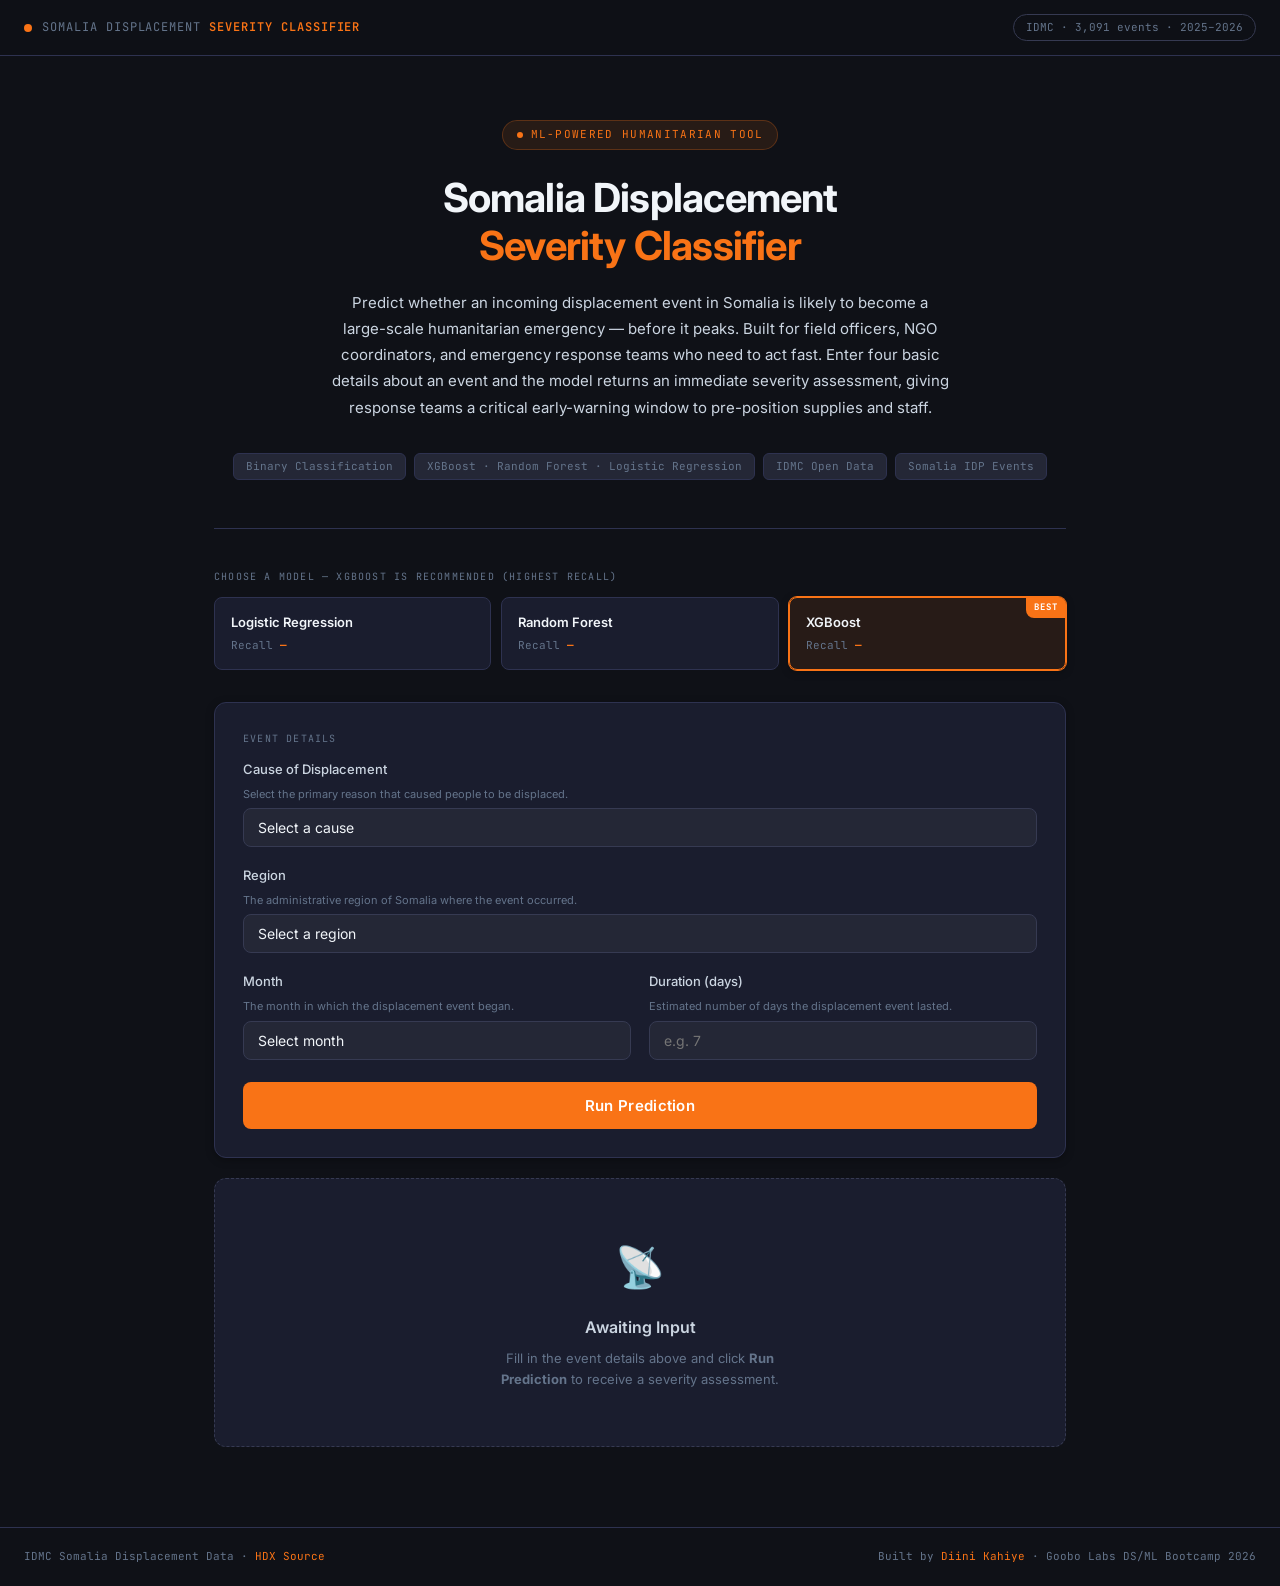
<file: frontend/index.html>
<!DOCTYPE html>
<html lang="en">
<head>
  <meta charset="UTF-8" />
  <meta name="viewport" content="width=device-width, initial-scale=1.0" />
  <meta name="description" content="Predict whether a Somalia displacement event will become a large-scale humanitarian emergency using machine learning." />
  <title>Somalia Displacement Severity Classifier</title>
  <link rel="preconnect" href="https://fonts.googleapis.com" />
  <link rel="preconnect" href="https://fonts.gstatic.com" crossorigin />
  <link href="https://fonts.googleapis.com/css2?family=Inter:wght@300;400;500;600;700&family=JetBrains+Mono:wght@400;600&display=swap" rel="stylesheet" />
  <link rel="stylesheet" href="css/style.css" />
</head>
<body>

<!-- ── HEADER ─────────────────────────────────── -->
<header class="site-header">
  <a class="header-brand" href="#">
    <div class="pulse-dot"></div>
    <span class="brand-text">Somalia Displacement <strong>Severity Classifier</strong></span>
  </a>
  <span class="header-meta">IDMC · 3,091 events · 2025–2026</span>
</header>

<!-- ── PAGE ───────────────────────────────────── -->
<div class="page-wrapper">

  <!-- HERO -->
  <section class="hero">
    <div class="hero-eyebrow">
      <span></span>
      ML-Powered Humanitarian Tool
    </div>
    <h1>Somalia Displacement<br><em>Severity Classifier</em></h1>
    <p class="hero-desc">
      Predict whether an incoming displacement event in Somalia is likely to become a large-scale humanitarian emergency —
      before it peaks. Built for field officers, NGO coordinators, and emergency response teams who need to act fast.
      Enter four basic details about an event and the model returns an immediate severity assessment,
      giving response teams a critical early-warning window to pre-position supplies and staff.
    </p>
    <div class="hero-tags">
      <span class="tag">Binary Classification</span>
      <span class="tag">XGBoost · Random Forest · Logistic Regression</span>
      <span class="tag">IDMC Open Data</span>
      <span class="tag">Somalia IDP Events</span>
    </div>
  </section>

  <hr class="divider" />

  <!-- MODEL SELECTOR -->
  <div class="model-selector">
    <span class="section-label">Choose a model — XGBoost is recommended (highest recall)</span>
    <div class="model-grid">

      <div class="model-card" id="mc-lr" onclick="selectModel('lr')">
        <div class="mc-name">Logistic Regression</div>
        <div class="mc-recall">Recall <strong id="recall-lr">—</strong></div>
      </div>

      <div class="model-card" id="mc-rf" onclick="selectModel('rf')">
        <div class="mc-name">Random Forest</div>
        <div class="mc-recall">Recall <strong id="recall-rf">—</strong></div>
      </div>

      <div class="model-card active" id="mc-xgb" onclick="selectModel('xgb')">
        <div class="best-tag">Best</div>
        <div class="mc-name">XGBoost</div>
        <div class="mc-recall">Recall <strong id="recall-xgb">—</strong></div>
      </div>

    </div>
  </div>

  <!-- FORM -->
  <div class="form-card">
    <span class="section-label">Event Details</span>
    <div class="form-grid">

      <div class="fg full">
        <label for="combined_type">Cause of Displacement</label>
        <span class="hint">Select the primary reason that caused people to be displaced.</span>
        <select id="combined_type">
          <option value="">Select a cause</option>
          <option value="Conflict">Conflict — armed violence or clashes</option>
          <option value="Drought">Drought — prolonged water and food scarcity</option>
          <option value="Flood">Flood — heavy rain or river overflow</option>
        </select>
      </div>

      <div class="fg full">
        <label for="region">Region</label>
        <span class="hint">The administrative region of Somalia where the event occurred.</span>
        <select id="region">
          <option value="">Select a region</option>
          <option value="Banaadir">Banaadir (Mogadishu)</option>
          <option value="Bay">Bay</option>
          <option value="Bakool">Bakool</option>
          <option value="Bari">Bari</option>
          <option value="Gedo">Gedo</option>
          <option value="Hiiraan">Hiiraan</option>
          <option value="Lower Juba">Lower Juba</option>
          <option value="Middle Juba">Middle Juba</option>
          <option value="Mudug">Mudug</option>
          <option value="Sanaag">Sanaag</option>
          <option value="Other">Other / Unknown</option>
        </select>
      </div>

      <div class="fg">
        <label for="month">Month</label>
        <span class="hint">The month in which the displacement event began.</span>
        <select id="month">
          <option value="">Select month</option>
          <option value="1">January</option>
          <option value="2">February</option>
          <option value="3">March</option>
          <option value="4">April</option>
          <option value="5">May</option>
          <option value="6">June</option>
          <option value="7">July</option>
          <option value="8">August</option>
          <option value="9">September</option>
          <option value="10">October</option>
          <option value="11">November</option>
          <option value="12">December</option>
        </select>
      </div>

      <div class="fg">
        <label for="duration_days">Duration (days)</label>
        <span class="hint">Estimated number of days the displacement event lasted.</span>
        <input type="number" id="duration_days" placeholder="e.g. 7" min="0" max="365" />
      </div>

    </div>

    <button class="btn-predict" id="predictBtn" onclick="predict()">
      Run Prediction
    </button>

    <div class="loading-row" id="loadingRow">
      <div class="spinner"></div>
      Analyzing event — please wait...
    </div>
  </div>

  <!-- PLACEHOLDER -->
  <div class="placeholder-card" id="placeholderCard">
    <div class="placeholder-icon">📡</div>
    <h3>Awaiting Input</h3>
    <p>Fill in the event details above and click <strong>Run Prediction</strong> to receive a severity assessment.</p>
  </div>

  <!-- RESULT -->
  <section class="result-section" id="resultSection">

    <span class="section-label" style="margin-bottom:16px;">Prediction Result</span>

    <!-- Main result card -->
    <div class="result-hero">

      <div class="result-top-row">
        <div id="resultPrediction" class="result-prediction">—</div>
        <div id="severityBadge" class="sev-badge">—</div>
      </div>

      <!-- Confidence bar -->
      <div class="conf-section">
        <div class="conf-label-row">
          <span>Confidence Score</span>
          <span id="confValue">—</span>
        </div>
        <div class="bar-bg">
          <div class="bar-fill" id="confBar" style="width:0%"></div>
        </div>
      </div>

      <!-- Recommended action -->
      <div class="action-box">
        <div class="action-box-label">Recommended Response</div>
        <p id="actionText">—</p>
      </div>

    </div>

    <!-- Detail cards -->
    <div class="detail-grid">
      <div class="detail-card">
        <div class="dk">Cause</div>
        <div class="dv" id="dCause">—</div>
      </div>
      <div class="detail-card">
        <div class="dk">Region</div>
        <div class="dv" id="dRegion">—</div>
      </div>
      <div class="detail-card">
        <div class="dk">Duration</div>
        <div class="dv" id="dDuration">—</div>
      </div>
      <div class="detail-card">
        <div class="dk">Month</div>
        <div class="dv" id="dMonth">—</div>
      </div>
    </div>

    <p class="model-tag" id="modelUsedLabel">—</p>

  </section>

</div>

<!-- ── FOOTER ──────────────────────────────────── -->
<footer class="site-footer">
  <span>IDMC Somalia Displacement Data · <a href="https://data.humdata.org/dataset/som-idmc-idu-events" target="_blank">HDX Source</a></span>
  <span>Built by <a href="https://diinikahiye.online" target="_blank">Diini Kahiye</a> · Goobo Labs DS/ML Bootcamp 2026</span>
</footer>

<script src="js/app.js"></script>
</body>
</html>
</file>
<file: frontend/css/style.css>
/* ── RESET & BASE ─────────────────────────────── */
*,
*::before,
*::after {
  box-sizing: border-box;
  margin: 0;
  padding: 0;
}

:root {
  --bg: #0f1117;
  --surface: #1a1d2e;
  --surface2: #242736;
  --surface3: #2d3147;
  --border: #2e3250;
  --border-soft: #363a52;
  --accent: #f97316;
  --accent-glow: rgba(249, 115, 22, 0.15);
  --accent-lo: rgba(249, 115, 22, 0.1);
  --text: #f1f5f9;
  --text-2: #cbd5e1;
  --muted: #64748b;
  --muted2: #475569;
  --low: #22c55e;
  --low-bg: rgba(34, 197, 94, 0.1);
  --moderate: #eab308;
  --moderate-bg: rgba(234, 179, 8, 0.1);
  --high: #f97316;
  --high-bg: rgba(249, 115, 22, 0.1);
  --critical: #ef4444;
  --critical-bg: rgba(239, 68, 68, 0.1);
  --mono: "JetBrains Mono", "Fira Code", monospace;
  --sans: "Inter", system-ui, sans-serif;
  --radius: 12px;
  --radius-sm: 8px;
  --shadow: 0 4px 24px rgba(0, 0, 0, 0.4);
  --shadow-sm: 0 2px 8px rgba(0, 0, 0, 0.3);
}

html {
  scroll-behavior: smooth;
}

body {
  background: var(--bg);
  color: var(--text);
  font-family: var(--sans);
  font-size: 15px;
  line-height: 1.6;
  min-height: 100vh;
  -webkit-font-smoothing: antialiased;
}

/* ── LAYOUT ───────────────────────────────────── */
.page-wrapper {
  max-width: 900px;
  margin: 0 auto;
  padding: 0 24px 80px;
}

/* ── HEADER ───────────────────────────────────── */
.site-header {
  border-bottom: 1px solid var(--border);
  padding: 0 24px;
  height: 56px;
  display: flex;
  align-items: center;
  justify-content: space-between;
  position: sticky;
  top: 0;
  background: rgba(15, 17, 23, 0.9);
  backdrop-filter: blur(12px);
  z-index: 100;
}

.header-brand {
  display: flex;
  align-items: center;
  gap: 10px;
  text-decoration: none;
}

.pulse-dot {
  width: 8px;
  height: 8px;
  background: var(--accent);
  border-radius: 50%;
  animation: pulse 2.5s ease-in-out infinite;
  flex-shrink: 0;
}

@keyframes pulse {
  0%,
  100% {
    opacity: 1;
    transform: scale(1);
  }
  50% {
    opacity: 0.3;
    transform: scale(0.8);
  }
}

.brand-text {
  font-family: var(--mono);
  font-size: 12px;
  color: var(--muted);
  letter-spacing: 0.08em;
  text-transform: uppercase;
}

.brand-text strong {
  color: var(--accent);
  font-weight: 600;
}

.header-meta {
  font-family: var(--mono);
  font-size: 11px;
  color: var(--muted);
  border: 1px solid var(--border-soft);
  padding: 4px 12px;
  border-radius: 20px;
}

/* ── HERO ─────────────────────────────────────── */
.hero {
  padding: 64px 0 48px;
  text-align: center;
}

.hero-eyebrow {
  display: inline-flex;
  align-items: center;
  gap: 8px;
  font-family: var(--mono);
  font-size: 11px;
  color: var(--accent);
  text-transform: uppercase;
  letter-spacing: 0.12em;
  border: 1px solid rgba(249, 115, 22, 0.25);
  background: var(--accent-lo);
  padding: 5px 14px;
  border-radius: 20px;
  margin-bottom: 24px;
}

.hero-eyebrow span {
  width: 6px;
  height: 6px;
  background: var(--accent);
  border-radius: 50%;
}

.hero h1 {
  font-size: clamp(26px, 4vw, 40px);
  font-weight: 700;
  line-height: 1.2;
  letter-spacing: -0.02em;
  margin-bottom: 20px;
  color: var(--text);
}

.hero h1 em {
  font-style: normal;
  color: var(--accent);
}

.hero-desc {
  font-size: 15px;
  color: var(--text-2);
  line-height: 1.75;
  max-width: 620px;
  margin: 0 auto 32px;
}

.hero-tags {
  display: flex;
  flex-wrap: wrap;
  gap: 8px;
  justify-content: center;
}

.tag {
  font-family: var(--mono);
  font-size: 11px;
  color: var(--muted);
  background: var(--surface2);
  border: 1px solid var(--border);
  padding: 4px 12px;
  border-radius: 6px;
}

/* ── DIVIDER ──────────────────────────────────── */
.divider {
  border: none;
  border-top: 1px solid var(--border);
  margin: 0 0 40px;
}

/* ── SECTION LABEL ────────────────────────────── */
.section-label {
  font-family: var(--mono);
  font-size: 10px;
  color: var(--muted);
  text-transform: uppercase;
  letter-spacing: 0.12em;
  display: block;
  margin-bottom: 12px;
}

/* ── MODEL SELECTOR ───────────────────────────── */
.model-selector {
  margin-bottom: 32px;
}

.model-grid {
  display: grid;
  grid-template-columns: repeat(3, 1fr);
  gap: 10px;
}

.model-card {
  background: var(--surface);
  border: 1px solid var(--border);
  border-radius: var(--radius-sm);
  padding: 14px 16px;
  cursor: pointer;
  transition:
    border-color 0.2s,
    background 0.2s,
    box-shadow 0.2s;
  position: relative;
  user-select: none;
}

.model-card:hover {
  border-color: var(--border-soft);
  box-shadow: var(--shadow-sm);
}

.model-card.active {
  border-color: var(--accent);
  background: var(--accent-lo);
  box-shadow:
    0 0 0 1px var(--accent),
    var(--shadow-sm);
}

.best-tag {
  position: absolute;
  top: -1px;
  right: -1px;
  font-family: var(--mono);
  font-size: 9px;
  font-weight: 700;
  letter-spacing: 0.1em;
  text-transform: uppercase;
  background: var(--accent);
  color: #fff;
  padding: 3px 8px;
  border-radius: 0 var(--radius-sm) 0 var(--radius-sm);
}

.mc-name {
  font-size: 13px;
  font-weight: 600;
  color: var(--text);
  margin-bottom: 4px;
}

.mc-recall {
  font-family: var(--mono);
  font-size: 11px;
  color: var(--muted);
}

.mc-recall strong {
  color: var(--accent);
}

/* ── FORM ─────────────────────────────────────── */
.form-card {
  background: var(--surface);
  border: 1px solid var(--border);
  border-radius: var(--radius);
  padding: 28px;
  box-shadow: var(--shadow-sm);
  margin-bottom: 20px;
}

.form-grid {
  display: grid;
  grid-template-columns: 1fr 1fr;
  gap: 18px;
}

.fg {
  display: flex;
  flex-direction: column;
  gap: 6px;
}
.fg.full {
  grid-column: span 2;
}

.fg label {
  font-size: 13px;
  font-weight: 500;
  color: var(--text-2);
}

.fg .hint {
  font-size: 11px;
  color: var(--muted);
  line-height: 1.5;
}

select,
input[type="number"] {
  background: var(--surface2);
  border: 1px solid var(--border-soft);
  color: var(--text);
  padding: 10px 14px;
  border-radius: var(--radius-sm);
  font-size: 14px;
  font-family: var(--sans);
  outline: none;
  transition:
    border-color 0.2s,
    box-shadow 0.2s;
  width: 100%;
  appearance: none;
  -webkit-appearance: none;
}

select:focus,
input[type="number"]:focus {
  border-color: var(--accent);
  box-shadow: 0 0 0 3px var(--accent-glow);
}

select option {
  background: var(--surface2);
}

/* ── SUBMIT ───────────────────────────────────── */
.btn-predict {
  width: 100%;
  padding: 14px;
  background: var(--accent);
  color: #fff;
  border: none;
  border-radius: var(--radius-sm);
  font-size: 15px;
  font-weight: 600;
  font-family: var(--sans);
  cursor: pointer;
  letter-spacing: 0.02em;
  transition:
    opacity 0.2s,
    transform 0.1s;
  margin-top: 22px;
}

.btn-predict:hover:not(:disabled) {
  opacity: 0.88;
  transform: translateY(-1px);
}
.btn-predict:active:not(:disabled) {
  transform: translateY(0);
}
.btn-predict:disabled {
  opacity: 0.4;
  cursor: not-allowed;
}

.loading-row {
  display: none;
  align-items: center;
  justify-content: center;
  gap: 10px;
  font-size: 13px;
  color: var(--muted);
  padding: 10px 0 0;
}

.loading-row.on {
  display: flex;
}

.spinner {
  width: 16px;
  height: 16px;
  border: 2px solid var(--border);
  border-top-color: var(--accent);
  border-radius: 50%;
  animation: spin 0.7s linear infinite;
}

@keyframes spin {
  to {
    transform: rotate(360deg);
  }
}

/* ── PLACEHOLDER ──────────────────────────────── */
.placeholder-card {
  background: var(--surface);
  border: 1px dashed var(--border-soft);
  border-radius: var(--radius);
  padding: 56px 32px;
  text-align: center;
}

.placeholder-icon {
  font-size: 40px;
  margin-bottom: 16px;
}

.placeholder-card h3 {
  font-size: 16px;
  font-weight: 600;
  color: var(--text-2);
  margin-bottom: 8px;
}

.placeholder-card p {
  font-size: 13px;
  color: var(--muted);
  max-width: 320px;
  margin: 0 auto;
  line-height: 1.6;
}

/* ── RESULT ───────────────────────────────────── */
.result-section {
  display: none;
}
.result-section.on {
  display: block;
}

.result-hero {
  background: var(--surface);
  border: 1px solid var(--border);
  border-radius: var(--radius);
  padding: 28px;
  margin-bottom: 16px;
  box-shadow: var(--shadow);
}

.result-top-row {
  display: flex;
  align-items: flex-start;
  justify-content: space-between;
  gap: 16px;
  margin-bottom: 24px;
}

.result-prediction {
  font-size: 36px;
  font-weight: 700;
  letter-spacing: -0.02em;
  line-height: 1;
}

.sev-badge {
  font-family: var(--mono);
  font-size: 11px;
  font-weight: 700;
  letter-spacing: 0.12em;
  text-transform: uppercase;
  padding: 5px 14px;
  border-radius: 20px;
  white-space: nowrap;
  margin-top: 4px;
}

.sev-low {
  background: var(--low-bg);
  color: var(--low);
}
.sev-moderate {
  background: var(--moderate-bg);
  color: var(--moderate);
}
.sev-high {
  background: var(--high-bg);
  color: var(--high);
}
.sev-critical {
  background: var(--critical-bg);
  color: var(--critical);
}

.pred-low {
  color: var(--low);
}
.pred-moderate {
  color: var(--moderate);
}
.pred-high {
  color: var(--high);
}
.pred-critical {
  color: var(--critical);
}

/* confidence bar */
.conf-section {
  margin-bottom: 22px;
}

.conf-label-row {
  display: flex;
  justify-content: space-between;
  align-items: center;
  margin-bottom: 8px;
}

.conf-label-row span:first-child {
  font-size: 12px;
  color: var(--muted);
  font-family: var(--mono);
  text-transform: uppercase;
  letter-spacing: 0.08em;
}

.conf-label-row span:last-child {
  font-family: var(--mono);
  font-size: 14px;
  font-weight: 600;
  color: var(--text);
}

.bar-bg {
  background: var(--surface3);
  border-radius: 6px;
  height: 8px;
  overflow: hidden;
}

.bar-fill {
  height: 8px;
  border-radius: 6px;
  transition: width 0.6s cubic-bezier(0.4, 0, 0.2, 1);
}

/* action */
.action-box {
  background: var(--surface2);
  border: 1px solid var(--border);
  border-radius: var(--radius-sm);
  padding: 16px 20px;
}

.action-box-label {
  font-family: var(--mono);
  font-size: 10px;
  color: var(--muted);
  text-transform: uppercase;
  letter-spacing: 0.1em;
  margin-bottom: 6px;
}

.action-box p {
  font-size: 13px;
  color: var(--text-2);
  line-height: 1.65;
}

/* detail cards */
.detail-grid {
  display: grid;
  grid-template-columns: repeat(2, 1fr);
  gap: 12px;
}

.detail-card {
  background: var(--surface);
  border: 1px solid var(--border);
  border-radius: var(--radius-sm);
  padding: 16px 18px;
}

.detail-card .dk {
  font-family: var(--mono);
  font-size: 10px;
  color: var(--muted);
  text-transform: uppercase;
  letter-spacing: 0.1em;
  margin-bottom: 5px;
}

.detail-card .dv {
  font-size: 15px;
  font-weight: 600;
  color: var(--text);
}

.model-tag {
  text-align: center;
  font-family: var(--mono);
  font-size: 11px;
  color: var(--muted);
  margin-top: 16px;
}

.model-tag strong {
  color: var(--accent);
}

/* ── FOOTER ───────────────────────────────────── */
.site-footer {
  border-top: 1px solid var(--border);
  padding: 20px 24px;
  display: flex;
  justify-content: space-between;
  align-items: center;
  font-family: var(--mono);
  font-size: 11px;
  color: var(--muted);
  flex-wrap: wrap;
  gap: 8px;
}

.site-footer a {
  color: var(--accent);
  text-decoration: none;
}

/* ── RESPONSIVE ───────────────────────────────── */
@media (max-width: 640px) {
  .form-grid {
    grid-template-columns: 1fr;
  }
  .fg.full {
    grid-column: span 1;
  }
  .model-grid {
    grid-template-columns: 1fr;
  }
  .detail-grid {
    grid-template-columns: 1fr;
  }
  .result-top-row {
    flex-direction: column;
    gap: 12px;
  }
  .hero {
    padding: 40px 0 32px;
  }
  .hero h1 {
    font-size: 24px;
  }
  .site-footer {
    flex-direction: column;
    text-align: center;
  }
}
</file>
